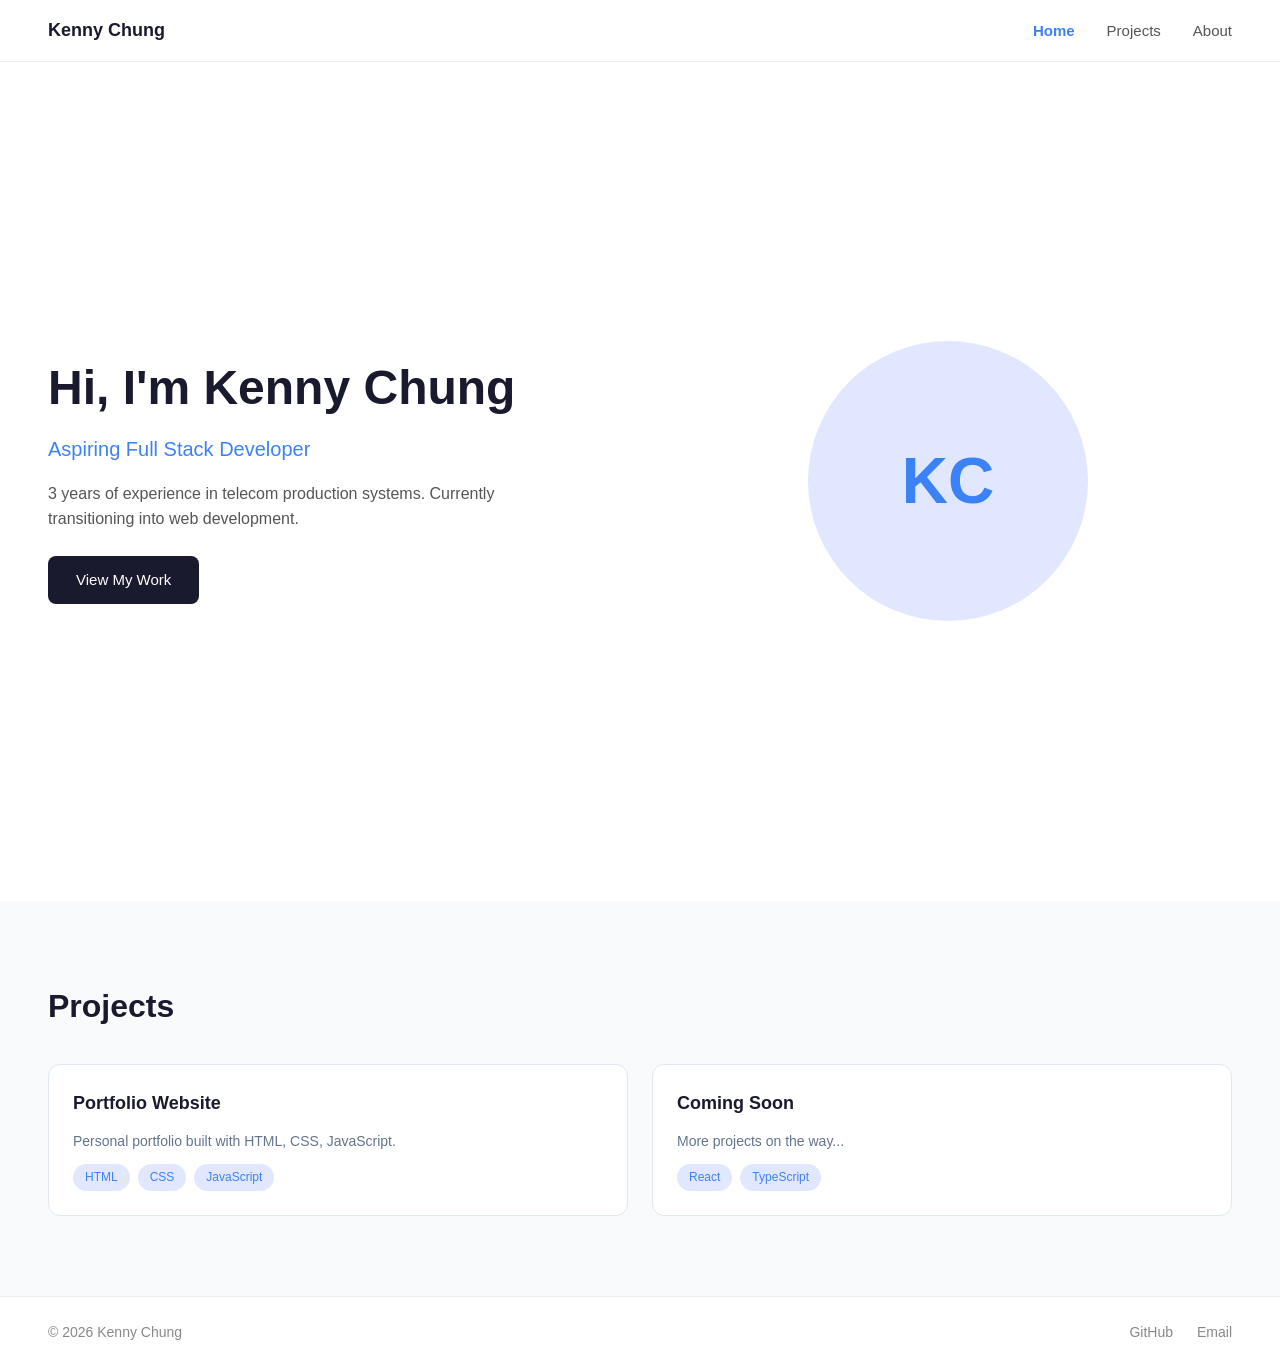
<file: index.html>
<!DOCTYPE html>
<html lang="en">
<head>
    <meta charset="UTF-8">
    <meta name="viewport" content="width=device-width, initial-scale=1.0">
    <title>Kenny Chung - Portfolio</title>
    <link rel="stylesheet" href="css/style.css"/>
</head>
<body>

    <!-- Navbar--->
    <nav class="navbar">
        <div class="logo">Kenny Chung</div>
        <ul class="nav-links">
            <li><a href="index.html" class="nav-active">Home</a></li>
            <li><a href="projects.html">Projects</a></li>
            <li><a href="about.html">About</a></li>
        </ul>
    </nav>

    <!--Main: 兩行 layout-->
    <main class="main-layout">

         <!-- 左欄 -->
        <section class="left-col">
            <h1>Hi, I'm Kenny Chung</h1>
            <p class="tagline">Aspiring Full Stack Developer</p>
            <p class="bio">
                3 years of experience in telecom production systems.
          Currently transitioning into web development.
          </p>
          <a href="projects.html" class="cta-btn">View My Work</a>
        </section>


        <!-- 右欄 -->  
        <section class="right-col">
            <div class="avatar-placeholder">KC</div>
          </section>
    </main>

    <!-- Projects section -->
    <section class="projects-section" id="projects">
        <h2>Projects</h2>
        <div class="projects-grid">
  
          <div class="project-card">
            <h3>Portfolio Website</h3>
            <p>Personal portfolio built with HTML, CSS, JavaScript.</p>
            <div class="tags">
              <span class="tag">HTML</span>
              <span class="tag">CSS</span>
              <span class="tag">JavaScript</span>
            </div>
          </div>
  
          <div class="project-card">
            <h3>Coming Soon</h3>
            <p>More projects on the way...</p>
            <div class="tags">
              <span class="tag">React</span>
              <span class="tag">TypeScript</span>
            </div>
          </div>
  
        </div>
      </section>
  
      <!-- Footer -->
      <footer class="footer">
        <p>© 2026 Kenny Chung</p>
        <div class="footer-links">
          <a href="https://github.com/kenny1112">GitHub</a>
          <a href="mailto:Jaing6456@gmail.com">Email</a>
        </div>
      </footer>
  
    </body>
  </html>
</file>
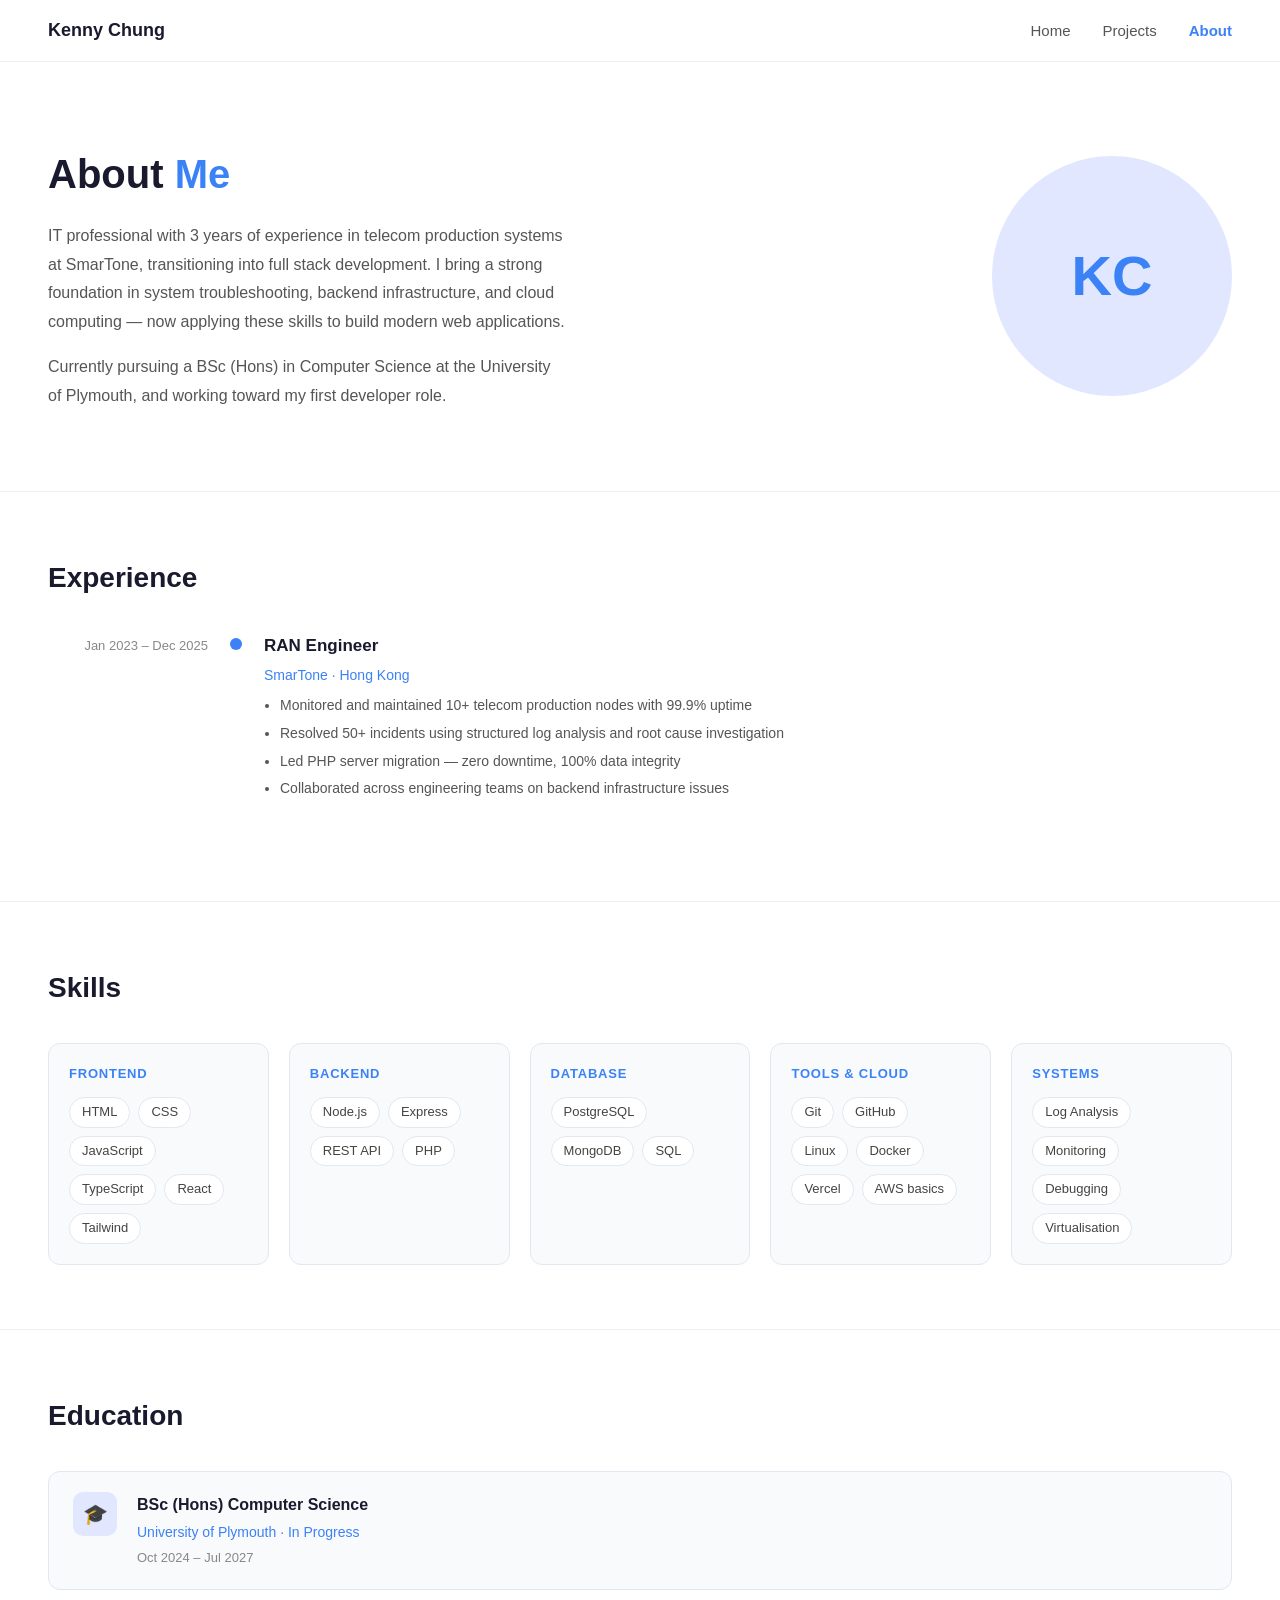
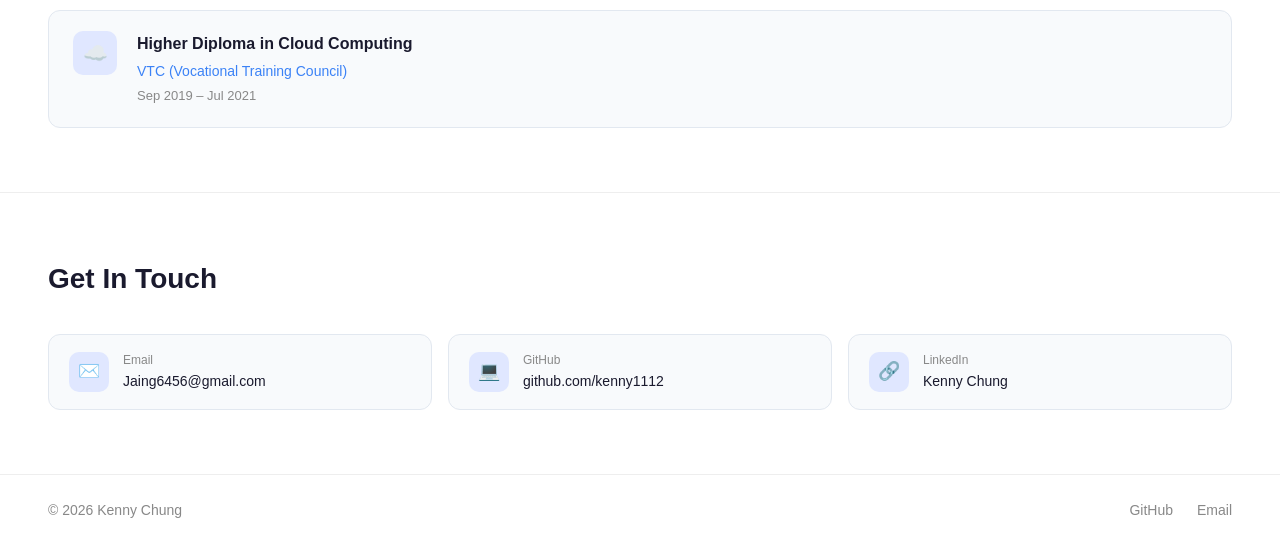
<file: about.html>
<!DOCTYPE html>
<html lang="en">
  <head>
    <meta charset="UTF-8" />
    <meta name="viewport" content="width=device-width, initial-scale=1.0" />
    <title>About — Kenny Chung</title>
    <link rel="stylesheet" href="css/style.css" />
  </head>

  <body>

    <!-- Navbar -->
    <nav class="navbar">
      <div class="logo"><a href="index.html">Kenny Chung</a></div>
      <ul class="nav-links">
        <li><a href="index.html">Home</a></li>
        <li><a href="projects.html">Projects</a></li>
        <li><a href="about.html" class="nav-active">About</a></li>
      </ul>
    </nav>

    <!-- Hero -->
    <div class="about-hero">
      <div class="about-hero-text">
        <h1>About <span>Me</span></h1>
        <p>
          IT professional with 3 years of experience in telecom production systems at SmarTone,
          transitioning into full stack development. I bring a strong foundation in system
          troubleshooting, backend infrastructure, and cloud computing — now applying these skills
          to build modern web applications.
        </p>
        <p>
          Currently pursuing a BSc (Hons) in Computer Science at the University of Plymouth,
          and working toward my first developer role.
        </p>
      </div>
      <div class="about-avatar">KC</div>
    </div>

    <!-- Experience -->
    <section class="section">
      <h2 class="section-title">Experience</h2>
      <div class="timeline">

        <div class="timeline-item">
          <div class="timeline-date">Jan 2023 – Dec 2025</div>
          <div class="timeline-line">
            <div class="timeline-dot"></div>
            <div class="timeline-connector"></div>
          </div>
          <div class="timeline-content">
            <div class="timeline-role">RAN Engineer</div>
            <div class="timeline-company">SmarTone · Hong Kong</div>
            <ul class="timeline-desc">
              <li>Monitored and maintained 10+ telecom production nodes with 99.9% uptime</li>
              <li>Resolved 50+ incidents using structured log analysis and root cause investigation</li>
              <li>Led PHP server migration — zero downtime, 100% data integrity</li>
              <li>Collaborated across engineering teams on backend infrastructure issues</li>
            </ul>
          </div>
        </div>
    </section>

    <!-- Skills -->
    <section class="section section-white">
      <h2 class="section-title">Skills</h2>
      <div class="skills-grid">

        <div class="skill-category">
          <div class="skill-category-title">Frontend</div>
          <div class="skill-tags">
            <span class="skill-tag">HTML</span>
            <span class="skill-tag">CSS</span>
            <span class="skill-tag">JavaScript</span>
            <span class="skill-tag">TypeScript</span>
            <span class="skill-tag">React</span>
            <span class="skill-tag">Tailwind</span>
          </div>
        </div>

        <div class="skill-category">
          <div class="skill-category-title">Backend</div>
          <div class="skill-tags">
            <span class="skill-tag">Node.js</span>
            <span class="skill-tag">Express</span>
            <span class="skill-tag">REST API</span>
            <span class="skill-tag">PHP</span>
          </div>
        </div>

        <div class="skill-category">
          <div class="skill-category-title">Database</div>
          <div class="skill-tags">
            <span class="skill-tag">PostgreSQL</span>
            <span class="skill-tag">MongoDB</span>
            <span class="skill-tag">SQL</span>
          </div>
        </div>

        <div class="skill-category">
          <div class="skill-category-title">Tools & Cloud</div>
          <div class="skill-tags">
            <span class="skill-tag">Git</span>
            <span class="skill-tag">GitHub</span>
            <span class="skill-tag">Linux</span>
            <span class="skill-tag">Docker</span>
            <span class="skill-tag">Vercel</span>
            <span class="skill-tag">AWS basics</span>
          </div>
        </div>

        <div class="skill-category">
          <div class="skill-category-title">Systems</div>
          <div class="skill-tags">
            <span class="skill-tag">Log Analysis</span>
            <span class="skill-tag">Monitoring</span>
            <span class="skill-tag">Debugging</span>
            <span class="skill-tag">Virtualisation</span>
          </div>
        </div>

      </div>
    </section>

    <!-- Education -->
    <section class="section">
      <h2 class="section-title">Education</h2>
      <div class="edu-grid">

        <div class="edu-card">
          <div class="edu-icon">🎓</div>
          <div class="edu-info">
            <div class="edu-degree">BSc (Hons) Computer Science</div>
            <div class="edu-school">University of Plymouth · In Progress</div>
            <div class="edu-year">Oct 2024 – Jul 2027</div>
          </div>
        </div>

        <div class="edu-card">
          <div class="edu-icon">☁️</div>
          <div class="edu-info">
            <div class="edu-degree">Higher Diploma in Cloud Computing</div>
            <div class="edu-school">VTC (Vocational Training Council)</div>
            <div class="edu-year">Sep 2019 – Jul 2021</div>
          </div>
        </div>

      </div>
    </section>

    <!-- Contact -->
    <section class="section section-white">
      <h2 class="section-title">Get In Touch</h2>
      <div class="contact-grid">

        <a href="mailto:Jaing6456@gmail.com" class="contact-card">
          <div class="contact-icon">✉️</div>
          <div>
            <div class="contact-label">Email</div>
            <div class="contact-value">Jaing6456@gmail.com</div>
          </div>
        </a>

        <a href="https://github.com/kenny1112" target="_blank" class="contact-card">
          <div class="contact-icon">💻</div>
          <div>
            <div class="contact-label">GitHub</div>
            <div class="contact-value">github.com/kenny1112</div>
          </div>
        </a>

        <a href="https://linkedin.com" target="_blank" class="contact-card">
          <div class="contact-icon">🔗</div>
          <div>
            <div class="contact-label">LinkedIn</div>
            <div class="contact-value">Kenny Chung</div>
          </div>
        </a>

      </div>
    </section>

    <!-- Footer -->
    <footer class="footer">
      <p>© 2026 Kenny Chung</p>
      <div class="footer-links">
        <a href="https://github.com/kenny1112">GitHub</a>
        <a href="mailto:Jaing6456@gmail.com">Email</a>
      </div>
    </footer>

  </body>
</html>
</file>
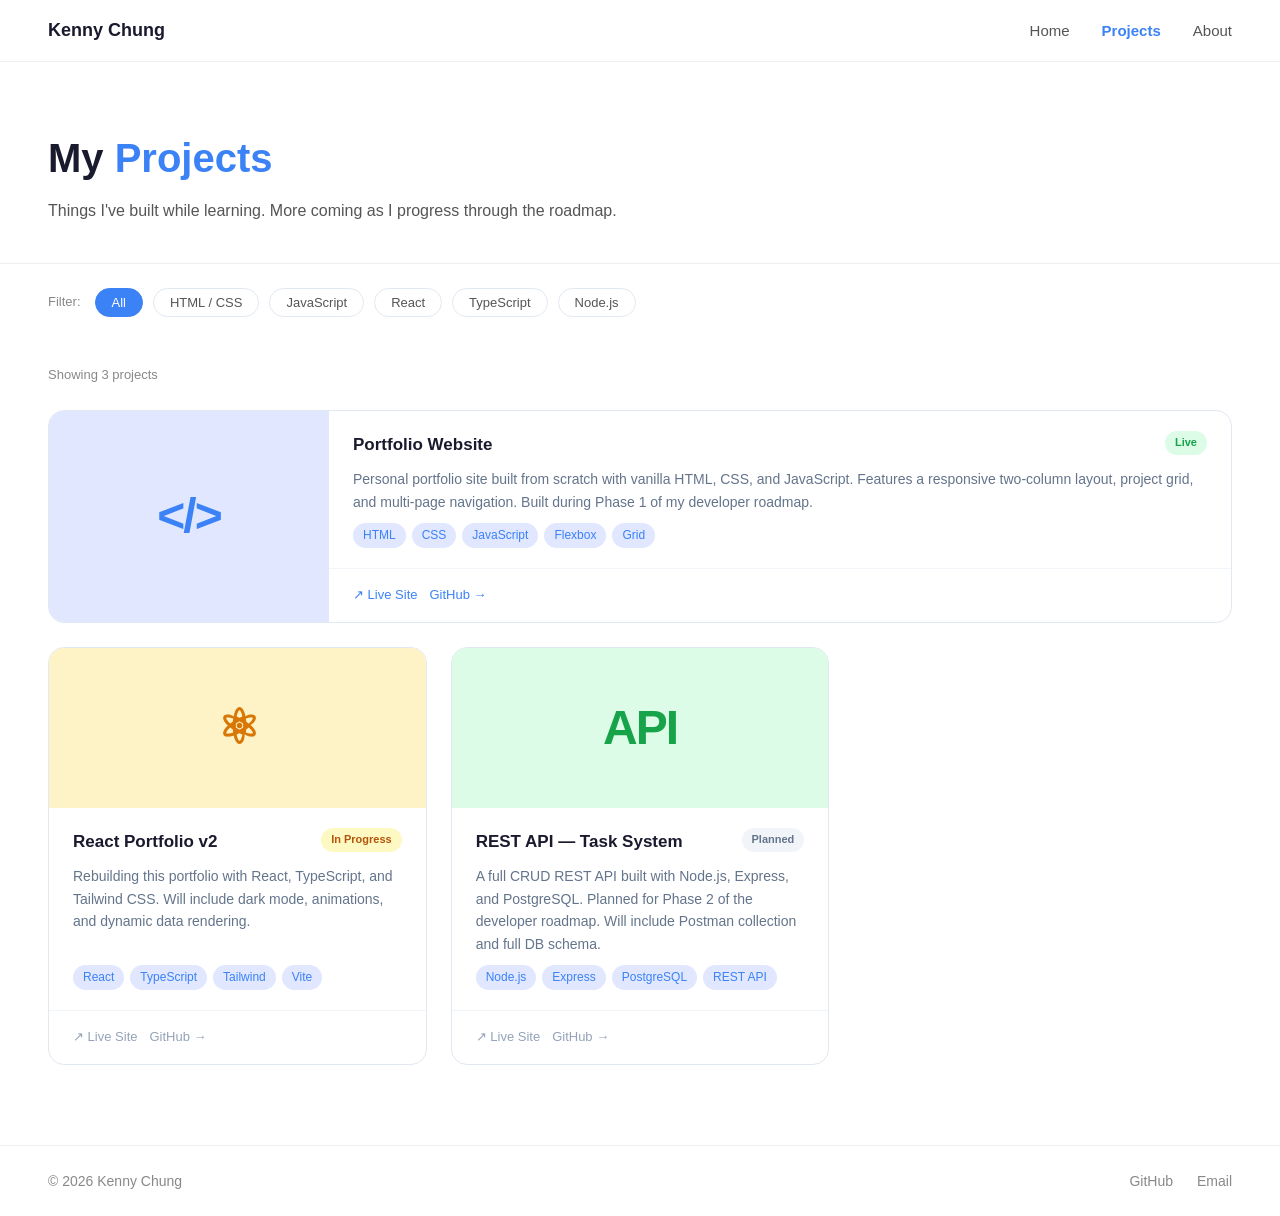
<file: projects.html>
<!DOCTYPE html>
<html lang="en">
  <head>
    <meta charset="UTF-8" />
    <meta name="viewport" content="width=device-width, initial-scale=1.0" />
    <title>Projects — Kenny Chung</title>
    <link rel="stylesheet" href="css/style.css" />
  </head>

  <body>

    <!-- Navbar -->
    <nav class="navbar">
      <div class="logo"><a href="index.html">Kenny Chung</a></div>
      <ul class="nav-links">
        <li><a href="index.html">Home</a></li>
        <li><a href="projects.html" class="nav-active">Projects</a></li>
        <li><a href="about.html">About</a></li>
      </ul>
    </nav>

    <!-- Hero -->
    <div class="projects-hero">
      <h1>My <span>Projects</span></h1>
      <p>Things I've built while learning. More coming as I progress through the roadmap.</p>
    </div>

    <!-- Filter bar -->
    <div class="filter-bar">
      <span class="filter-label">Filter:</span>
      <button class="filter-btn active" onclick="filter('all', this)">All</button>
      <button class="filter-btn" onclick="filter('html', this)">HTML / CSS</button>
      <button class="filter-btn" onclick="filter('javascript', this)">JavaScript</button>
      <button class="filter-btn" onclick="filter('react', this)">React</button>
      <button class="filter-btn" onclick="filter('typescript', this)">TypeScript</button>
      <button class="filter-btn" onclick="filter('nodejs', this)">Node.js</button>
    </div>

    <!-- Projects -->
    <div class="projects-main">
      <div class="projects-count" id="count">Showing 3 projects</div>

      <div class="projects-page-grid" id="grid">

        <!-- Project 1: Portfolio (featured) -->
        <div class="project-card-full featured" data-tags="html javascript">
          <div class="card-thumbnail card-thumbnail-blue">&lt;/&gt;</div>
          <div class="card-inner">
            <div class="card-body">
              <div class="card-header">
                <div class="card-title">Portfolio Website</div>
                <span class="card-status status-live">Live</span>
              </div>
              <div class="card-desc">
                Personal portfolio site built from scratch with vanilla HTML, CSS, and JavaScript.
                Features a responsive two-column layout, project grid, and multi-page navigation.
                Built during Phase 1 of my developer roadmap.
              </div>
              <div class="card-tags">
                <span class="card-tag">HTML</span>
                <span class="card-tag">CSS</span>
                <span class="card-tag">JavaScript</span>
                <span class="card-tag">Flexbox</span>
                <span class="card-tag">Grid</span>
              </div>
            </div>
            <div class="card-footer">
              <a href="#" class="card-link">↗ Live Site</a>
              <a href="https://github.com/kenny1112/portfolio" target="_blank" class="card-link">GitHub →</a>
            </div>
          </div>
        </div>

        <!-- Project 2: React Portfolio -->
        <div class="project-card-full" data-tags="react typescript">
          <div class="card-thumbnail card-thumbnail-amber">⚛</div>
          <div class="card-body">
            <div class="card-header">
              <div class="card-title">React Portfolio v2</div>
              <span class="card-status status-wip">In Progress</span>
            </div>
            <div class="card-desc">
              Rebuilding this portfolio with React, TypeScript, and Tailwind CSS.
              Will include dark mode, animations, and dynamic data rendering.
            </div>
            <div class="card-tags">
              <span class="card-tag">React</span>
              <span class="card-tag">TypeScript</span>
              <span class="card-tag">Tailwind</span>
              <span class="card-tag">Vite</span>
            </div>
          </div>
          <div class="card-footer">
            <span class="card-link-disabled">↗ Live Site</span>
            <span class="card-link-disabled">GitHub →</span>
          </div>
        </div>

        <!-- Project 3: REST API -->
        <div class="project-card-full" data-tags="nodejs javascript">
          <div class="card-thumbnail card-thumbnail-green">API</div>
          <div class="card-body">
            <div class="card-header">
              <div class="card-title">REST API — Task System</div>
              <span class="card-status status-planned">Planned</span>
            </div>
            <div class="card-desc">
              A full CRUD REST API built with Node.js, Express, and PostgreSQL.
              Planned for Phase 2 of the developer roadmap. Will include Postman collection
              and full DB schema.
            </div>
            <div class="card-tags">
              <span class="card-tag">Node.js</span>
              <span class="card-tag">Express</span>
              <span class="card-tag">PostgreSQL</span>
              <span class="card-tag">REST API</span>
            </div>
          </div>
          <div class="card-footer">
            <span class="card-link-disabled">↗ Live Site</span>
            <span class="card-link-disabled">GitHub →</span>
          </div>
        </div>

      </div>
    </div>

    <!-- Footer -->
    <footer class="footer">
      <p>© 2026 Kenny Chung</p>
      <div class="footer-links">
        <a href="https://github.com/kenny1112">GitHub</a>
        <a href="mailto:Jaing6456@gmail.com">Email</a>
      </div>
    </footer>

    <script>
      function filter(tag, btn) {
        document.querySelectorAll('.filter-btn').forEach(b => b.classList.remove('active'));
        btn.classList.add('active');

        const cards = document.querySelectorAll('.project-card-full');
        let visible = 0;

        cards.forEach(card => {
          const tags = card.dataset.tags || '';
          const show = tag === 'all' || tags.includes(tag);
          card.style.display = show ? '' : 'none';
          if (show) visible++;
        });

        document.getElementById('count').textContent =
          `Showing ${visible} project${visible !== 1 ? 's' : ''}`;
      }
    </script>

  </body>
</html>
</file>
<file: css/style.css>
/* ════════════════════════════════════════
   Reset
════════════════════════════════════════ */
* {
  box-sizing: border-box;
  margin: 0;
  padding: 0;
}

body {
  font-family: -apple-system, BlinkMacSystemFont, 'Segoe UI', sans-serif;
  color: #1a1a2e;
  line-height: 1.6;
}

a {
  text-decoration: none;
  color: inherit;
}

/* ════════════════════════════════════════
   Navbar
════════════════════════════════════════ */
.navbar {
  display: flex;
  justify-content: space-between;
  align-items: center;
  padding: 16px 48px;
  border-bottom: 1px solid #eee;
  position: sticky;
  top: 0;
  background: white;
  z-index: 100;
}

.logo {
  font-size: 18px;
  font-weight: 600;
  color: #1a1a2e;
}

.nav-links {
  display: flex;
  gap: 32px;
  list-style: none;
}

.nav-links a {
  font-size: 15px;
  color: #555;
}

.nav-links a:hover {
  color: #1a1a2e;
}

.nav-active {
  color: #3b82f6 !important;
  font-weight: 600;
}

/* ════════════════════════════════════════
   Footer
════════════════════════════════════════ */
.footer {
  display: flex;
  justify-content: space-between;
  align-items: center;
  padding: 24px 48px;
  border-top: 1px solid #eee;
  font-size: 14px;
  color: #888;
}

.footer-links {
  display: flex;
  gap: 24px;
}

.footer-links a:hover {
  color: #1a1a2e;
}

/* ════════════════════════════════════════
   Shared section styles
════════════════════════════════════════ */
.section {
  padding: 64px 48px;
  border-top: 1px solid #eee;
}

.section-white {
  background: white;
}

.section-title {
  font-size: 28px;
  font-weight: 700;
  margin-bottom: 32px;
}

.section-title span {
  color: #3b82f6;
}

/* ════════════════════════════════════════
   HOME PAGE
════════════════════════════════════════ */
.main-layout {
  display: flex;
  justify-content: space-between;
  align-items: center;
  gap: 48px;
  padding: 80px 48px;
  min-height: calc(100vh - 61px);
}

.left-col {
  flex: 1;
  display: flex;
  flex-direction: column;
  gap: 16px;
}

.left-col h1 {
  font-size: 48px;
  font-weight: 700;
  line-height: 1.2;
}

.tagline {
  font-size: 20px;
  color: #3b82f6;
  font-weight: 500;
}

.bio {
  font-size: 16px;
  color: #555;
  max-width: 480px;
}

.cta-btn {
  display: inline-block;
  padding: 12px 28px;
  background: #1a1a2e;
  color: white;
  border-radius: 8px;
  font-size: 15px;
  font-weight: 500;
  width: fit-content;
  margin-top: 8px;
}

.cta-btn:hover {
  background: #3b82f6;
}

.right-col {
  flex: 1;
  display: flex;
  justify-content: center;
  align-items: center;
}

.avatar-placeholder {
  width: 280px;
  height: 280px;
  border-radius: 50%;
  background: #e0e7ff;
  display: flex;
  justify-content: center;
  align-items: center;
  font-size: 64px;
  font-weight: 700;
  color: #3b82f6;
}

.projects-section {
  padding: 80px 48px;
  background: #f8fafc;
}

.projects-section h2 {
  font-size: 32px;
  font-weight: 700;
  margin-bottom: 32px;
}

.projects-grid {
  display: grid;
  grid-template-columns: repeat(auto-fit, minmax(280px, 1fr));
  gap: 24px;
}

.project-card {
  background: white;
  border: 1px solid #e2e8f0;
  border-radius: 12px;
  padding: 24px;
  display: flex;
  flex-direction: column;
  gap: 12px;
}

.project-card h3 {
  font-size: 18px;
  font-weight: 600;
}

.project-card p {
  font-size: 14px;
  color: #64748b;
  flex: 1;
}

.tags {
  display: flex;
  flex-wrap: wrap;
  gap: 8px;
}

.tag {
  padding: 4px 12px;
  background: #e0e7ff;
  color: #3b82f6;
  border-radius: 99px;
  font-size: 12px;
  font-weight: 500;
}

/* ════════════════════════════════════════
   ABOUT PAGE
════════════════════════════════════════ */
.about-hero {
  display: flex;
  justify-content: space-between;
  align-items: center;
  gap: 48px;
  padding: 80px 48px;
}

.about-hero-text {
  flex: 1;
  display: flex;
  flex-direction: column;
  gap: 16px;
}

.about-hero-text h1 {
  font-size: 40px;
  font-weight: 700;
}

.about-hero-text h1 span {
  color: #3b82f6;
}

.about-hero-text p {
  font-size: 16px;
  color: #555;
  line-height: 1.8;
  max-width: 520px;
}

.about-avatar {
  flex-shrink: 0;
  width: 240px;
  height: 240px;
  border-radius: 50%;
  background: #e0e7ff;
  display: flex;
  justify-content: center;
  align-items: center;
  font-size: 56px;
  font-weight: 700;
  color: #3b82f6;
}

/* Timeline */
.timeline {
  display: flex;
  flex-direction: column;
}

.timeline-item {
  display: grid;
  grid-template-columns: 160px 24px 1fr;
  gap: 0 16px;
}

.timeline-date {
  font-size: 13px;
  color: #888;
  text-align: right;
  padding-top: 4px;
  padding-bottom: 32px;
}

.timeline-line {
  display: flex;
  flex-direction: column;
  align-items: center;
}

.timeline-dot {
  width: 12px;
  height: 12px;
  border-radius: 50%;
  background: #3b82f6;
  flex-shrink: 0;
  margin-top: 6px;
}

.timeline-connector {
  width: 2px;
  flex: 1;
  background: #e2e8f0;
  margin-top: 4px;
}

.timeline-item:last-child .timeline-connector {
  display: none;
}

.timeline-content {
  padding-bottom: 32px;
}

.timeline-role {
  font-size: 17px;
  font-weight: 600;
  margin-bottom: 4px;
}

.timeline-company {
  font-size: 14px;
  color: #3b82f6;
  font-weight: 500;
  margin-bottom: 8px;
}

.timeline-desc {
  font-size: 14px;
  color: #555;
  line-height: 1.7;
}

.timeline-desc li {
  margin-left: 16px;
  margin-bottom: 4px;
}

/* Skills */
.skills-grid {
  display: grid;
  grid-template-columns: repeat(auto-fit, minmax(220px, 1fr));
  gap: 20px;
}

.skill-category {
  background: #f8fafc;
  border: 1px solid #e2e8f0;
  border-radius: 12px;
  padding: 20px;
}

.skill-category-title {
  font-size: 13px;
  font-weight: 600;
  color: #3b82f6;
  text-transform: uppercase;
  letter-spacing: 0.06em;
  margin-bottom: 12px;
}

.skill-tags {
  display: flex;
  flex-wrap: wrap;
  gap: 8px;
}

.skill-tag {
  padding: 4px 12px;
  background: white;
  border: 1px solid #e2e8f0;
  border-radius: 99px;
  font-size: 13px;
  color: #444;
}

/* Education */
.edu-grid {
  display: flex;
  flex-direction: column;
  gap: 20px;
}

.edu-card {
  display: flex;
  gap: 20px;
  align-items: flex-start;
  background: #f8fafc;
  border: 1px solid #e2e8f0;
  border-radius: 12px;
  padding: 20px 24px;
}

.edu-icon {
  width: 44px;
  height: 44px;
  border-radius: 10px;
  background: #e0e7ff;
  display: flex;
  justify-content: center;
  align-items: center;
  font-size: 20px;
  flex-shrink: 0;
}

.edu-info {
  display: flex;
  flex-direction: column;
  gap: 4px;
}

.edu-degree {
  font-size: 16px;
  font-weight: 600;
}

.edu-school {
  font-size: 14px;
  color: #3b82f6;
  font-weight: 500;
}

.edu-year {
  font-size: 13px;
  color: #888;
}

/* Contact */
.contact-grid {
  display: grid;
  grid-template-columns: repeat(auto-fit, minmax(200px, 1fr));
  gap: 16px;
}

.contact-card {
  display: flex;
  align-items: center;
  gap: 14px;
  padding: 16px 20px;
  background: #f8fafc;
  border: 1px solid #e2e8f0;
  border-radius: 12px;
  color: inherit;
  transition: border-color 0.2s;
}

.contact-card:hover {
  border-color: #3b82f6;
}

.contact-icon {
  width: 40px;
  height: 40px;
  border-radius: 10px;
  background: #e0e7ff;
  display: flex;
  justify-content: center;
  align-items: center;
  font-size: 18px;
  flex-shrink: 0;
}

.contact-label {
  font-size: 12px;
  color: #888;
}

.contact-value {
  font-size: 14px;
  font-weight: 500;
  color: #1a1a2e;
}

/* ════════════════════════════════════════
   PROJECTS PAGE
════════════════════════════════════════ */
.projects-hero {
  padding: 64px 48px 40px;
  border-bottom: 1px solid #eee;
}

.projects-hero h1 {
  font-size: 40px;
  font-weight: 700;
  margin-bottom: 8px;
}

.projects-hero h1 span {
  color: #3b82f6;
}

.projects-hero p {
  font-size: 16px;
  color: #555;
}

.filter-bar {
  display: flex;
  align-items: center;
  gap: 10px;
  padding: 24px 48px;
  flex-wrap: wrap;
}

.filter-label {
  font-size: 13px;
  color: #888;
  margin-right: 4px;
}

.filter-btn {
  padding: 6px 16px;
  border: 1px solid #e2e8f0;
  border-radius: 99px;
  font-size: 13px;
  font-weight: 500;
  color: #555;
  background: white;
  cursor: pointer;
  transition: all 0.15s;
}

.filter-btn:hover {
  border-color: #3b82f6;
  color: #3b82f6;
}

.filter-btn.active {
  background: #3b82f6;
  border-color: #3b82f6;
  color: white;
}

.projects-main {
  padding: 24px 48px 80px;
}

.projects-count {
  font-size: 13px;
  color: #888;
  margin-bottom: 24px;
}

.projects-page-grid {
  display: grid;
  grid-template-columns: repeat(auto-fit, minmax(300px, 1fr));
  gap: 24px;
}

.project-card-full {
  background: white;
  border: 1px solid #e2e8f0;
  border-radius: 16px;
  overflow: hidden;
  display: flex;
  flex-direction: column;
  transition: box-shadow 0.2s, transform 0.2s;
}

.project-card-full:hover {
  box-shadow: 0 8px 32px rgba(0, 0, 0, 0.08);
  transform: translateY(-2px);
}

.project-card-full.featured {
  grid-column: 1 / -1;
  flex-direction: row;
}

.project-card-full.featured .card-thumbnail {
  width: 280px;
  flex-shrink: 0;
  height: auto;
  min-height: 200px;
  border-radius: 0;
}

.card-thumbnail {
  height: 160px;
  display: flex;
  justify-content: center;
  align-items: center;
  font-size: 48px;
  font-weight: 700;
  letter-spacing: -2px;
}

.card-thumbnail-blue  { background: #e0e7ff; color: #3b82f6; }
.card-thumbnail-amber { background: #fef3c7; color: #d97706; }
.card-thumbnail-green { background: #dcfce7; color: #16a34a; }

.card-inner {
  display: flex;
  flex-direction: column;
  flex: 1;
}

.card-body {
  padding: 20px 24px;
  display: flex;
  flex-direction: column;
  gap: 10px;
  flex: 1;
}

.card-header {
  display: flex;
  justify-content: space-between;
  align-items: flex-start;
  gap: 8px;
}

.card-title {
  font-size: 17px;
  font-weight: 600;
  color: #1a1a2e;
}

.card-status {
  font-size: 11px;
  font-weight: 600;
  padding: 3px 10px;
  border-radius: 99px;
  flex-shrink: 0;
}

.status-live    { background: #dcfce7; color: #16a34a; }
.status-wip     { background: #fef9c3; color: #b45309; }
.status-planned { background: #f1f5f9; color: #64748b; }

.card-desc {
  font-size: 14px;
  color: #64748b;
  line-height: 1.6;
  flex: 1;
}

.card-tags {
  display: flex;
  flex-wrap: wrap;
  gap: 6px;
}

.card-tag {
  padding: 3px 10px;
  background: #e0e7ff;
  color: #3b82f6;
  border-radius: 99px;
  font-size: 12px;
  font-weight: 500;
}

.card-footer {
  display: flex;
  gap: 12px;
  padding: 16px 24px;
  border-top: 1px solid #f1f5f9;
}

.card-link {
  font-size: 13px;
  font-weight: 500;
  color: #3b82f6;
  display: flex;
  align-items: center;
  gap: 4px;
}

.card-link:hover {
  text-decoration: underline;
}

.card-link-disabled {
  font-size: 13px;
  font-weight: 500;
  color: #94a3b8;
  pointer-events: none;
  display: flex;
  align-items: center;
  gap: 4px;
}

/* ════════════════════════════════════════
   Responsive
════════════════════════════════════════ */
@media (max-width: 768px) {

  .navbar { padding: 16px 24px; }
  .nav-links { gap: 16px; }

  .main-layout {
    flex-direction: column;
    padding: 48px 24px;
    text-align: center;
  }
  .left-col h1 { font-size: 32px; }
  .cta-btn { margin: 0 auto; }
  .avatar-placeholder { width: 180px; height: 180px; font-size: 40px; }
  .projects-section { padding: 48px 24px; }

  .about-hero {
    flex-direction: column-reverse;
    padding: 48px 24px;
    text-align: center;
  }
  .about-hero-text p { margin: 0 auto; }
  .about-avatar { width: 160px; height: 160px; font-size: 40px; }
  .section { padding: 48px 24px; }
  .timeline-item { grid-template-columns: 100px 20px 1fr; }
  .timeline-date { font-size: 12px; }

  .projects-hero { padding: 48px 24px 32px; }
  .projects-hero h1 { font-size: 32px; }
  .filter-bar { padding: 16px 24px; }
  .projects-main { padding: 16px 24px 48px; }
  .project-card-full.featured { flex-direction: column; }
  .project-card-full.featured .card-thumbnail { width: 100%; height: 160px; }

  .footer { flex-direction: column; gap: 12px; padding: 24px; text-align: center; }
}
</file>
